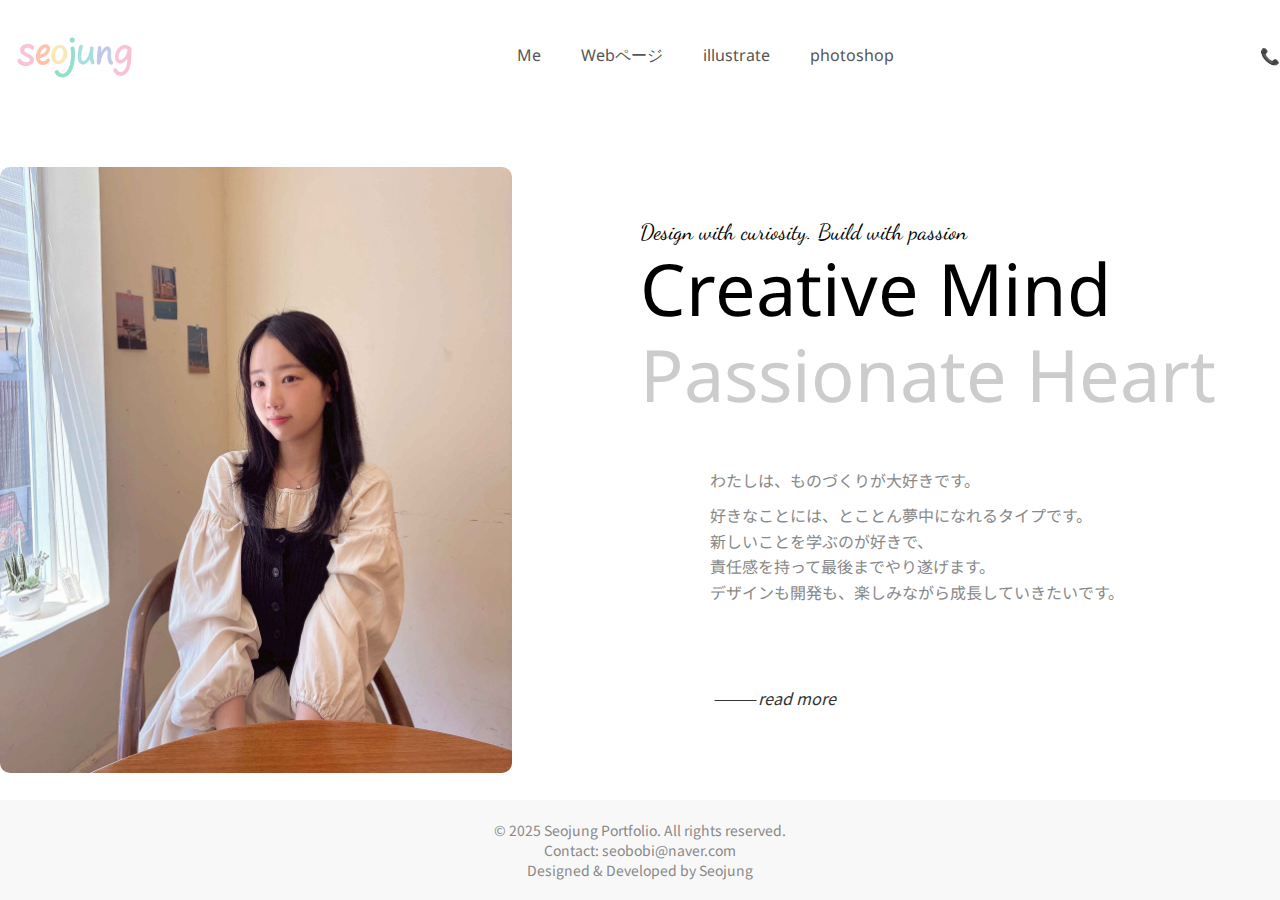
<file: index.html>
<!DOCTYPE html>
<html lang="ja">
<head>
    <meta charset="UTF-8">
    <meta name="viewport" content="width=device-width, initial-scale=1.0">
    <title>kim_seojung</title>
    <link rel="stylesheet" href="css/main.css">
    <script src="js/script.js"></script>
</head>
<body>
    <div class="wrap">
        <!-- haeder -->
        <div class="header">
            <h1 class="logo"><a href="index.html"><img src="img/logo1.png"></a></h1>
            <div class="hamburger" onclick="toggleMenu()">☰</div>
            <div class="menulist en">
                <div class="gnb"><a href="me.html">Me</a></div>
                <div class="gnb"><a href="webpage.html">Webページ</a></div>
                <div class="gnb"><a href="illust.html">illustrate</a></div>
                <div class="gnb"><a href="photoshop.html">photoshop</a></div>
            </div>
            <div class="icon">
                <a href="#"><div class="phone-icon" onclick="togglePhone()">📞</div></a>
                <div class="phone-popup" id="phonePopup">
                <p>📱 070-8454-5098</p>
                </div>
            </div>
        </div>
        <!-- main -->
        <div class="main">
            <div class="photo"><img src="img/KakaoTalk_20250723_162729144.jpg"></div>
            <div class="maintxt">
                <div class="maintxtenglish en_s">Design with curiosity. Build with passion</div>
                <div class="bigfont en">Creative Mind<br>
                                        <span class="gray">Passionate Heart</span></div>
                <div class="smallfont"><b><span class="sita">わたしは、ものづくりが大好きです。</span></b><br>

                    <b>好きなことには、とことん夢中になれるタイプです。<br>
                    新しいことを学ぶのが好きで、<br>
                    責任感を持って最後までやり遂げます。<br>
                    デザインも開発も、楽しみながら成長していきたいです。</b></div>
                <div class="smallfont"><a href="me.html" class="moreBtn">read more</a></div>
            </div>
        </div>
        <!-- footer -->
         <footer class="footer">
            <p>&copy; 2025 Seojung Portfolio. All rights reserved.</p>
            <p>Contact: seobobi@naver.com</p>
            <p>Designed & Developed by Seojung</p>
        </footer>

    </div>
</body>
</html>
</file>
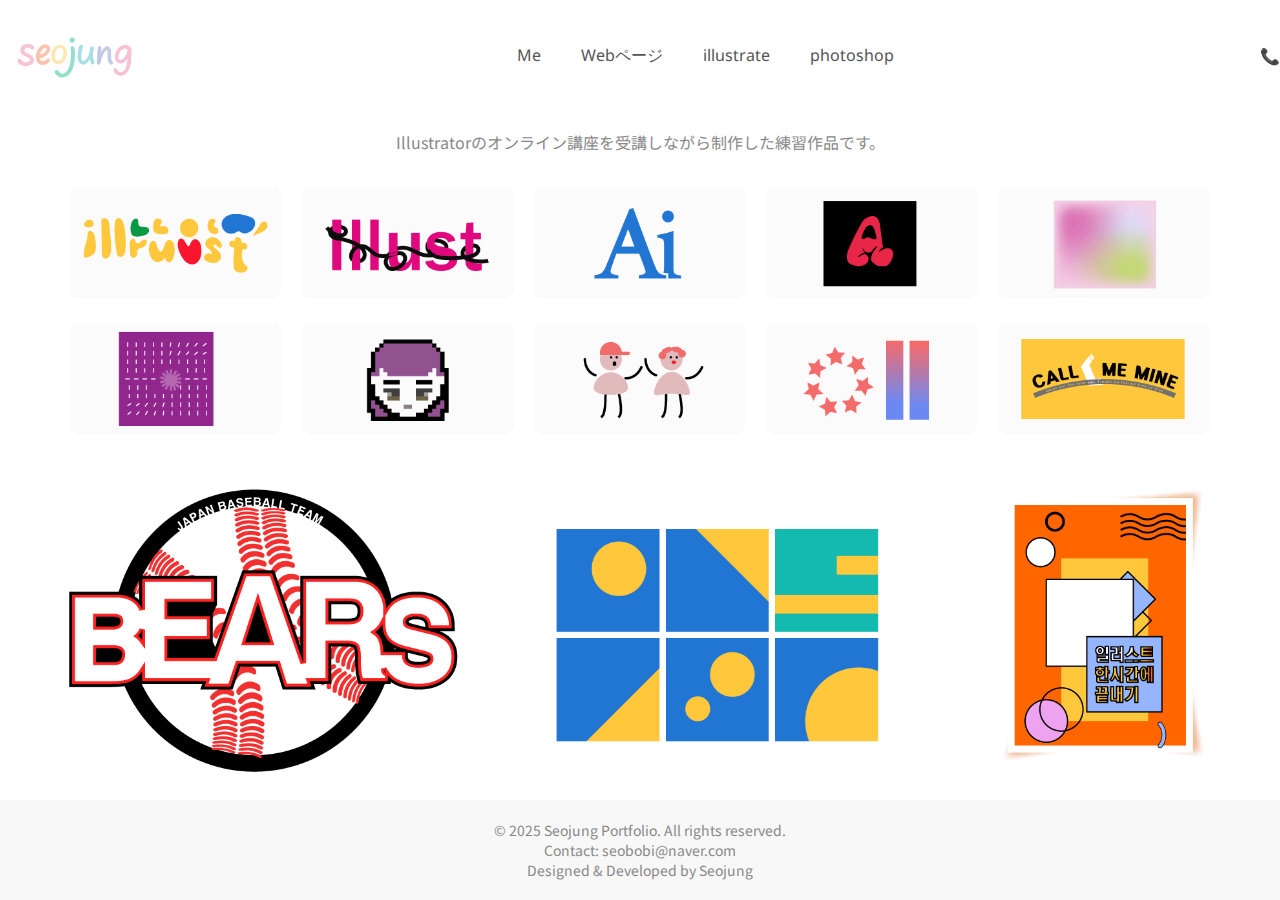
<file: illust.html>
<!DOCTYPE html>
<html lang="ja">
<head>
    <meta charset="UTF-8">
    <meta name="viewport" content="width=device-width, initial-scale=1.0">
    <title>kim_seojung</title>
    <link rel="stylesheet" href="css/main.css">
    <script src="js/script.js"></script>
</head>
<body>
    <div class="wrap">
        <!-- haeder -->
        <div class="header">
            <h1 class="logo"><a href="index.html"><img src="img/logo1.png"></a></h1>
            <div class="hamburger" onclick="toggleMenu()">☰</div>
            <div class="menulist en">
                <div class="gnb"><a href="me.html">Me</a></div>
                <div class="gnb"><a href="webpage.html">Webページ</a></div>
                <div class="gnb"><a href="illust.html">illustrate</a></div>
                <div class="gnb"><a href="photoshop.html">photoshop</a></div>
            </div>
            <div class="icon">
                <a href="#"><div class="phone-icon" onclick="togglePhone()">📞</div></a>
                <div class="phone-popup" id="phonePopup">
                <p>📱 070-8454-5098</p>
                </div>
            </div>
        </div>
        <!-- main -->
         <div class="illustwrap">
            <div class="illufont">Illustratorのオンライン講座を受講しながら制作した練習作品です。</div>
            <div class="illuphoto"><img src="img/illuimg.png"></div>
        </div>
    <!-- footer -->
         <footer class="footer">
            <p>&copy; 2025 Seojung Portfolio. All rights reserved.</p>
            <p>Contact: seobobi@naver.com</p>
            <p>Designed & Developed by Seojung</p>
        </footer>

    </div>
</body>
</html>
</file>
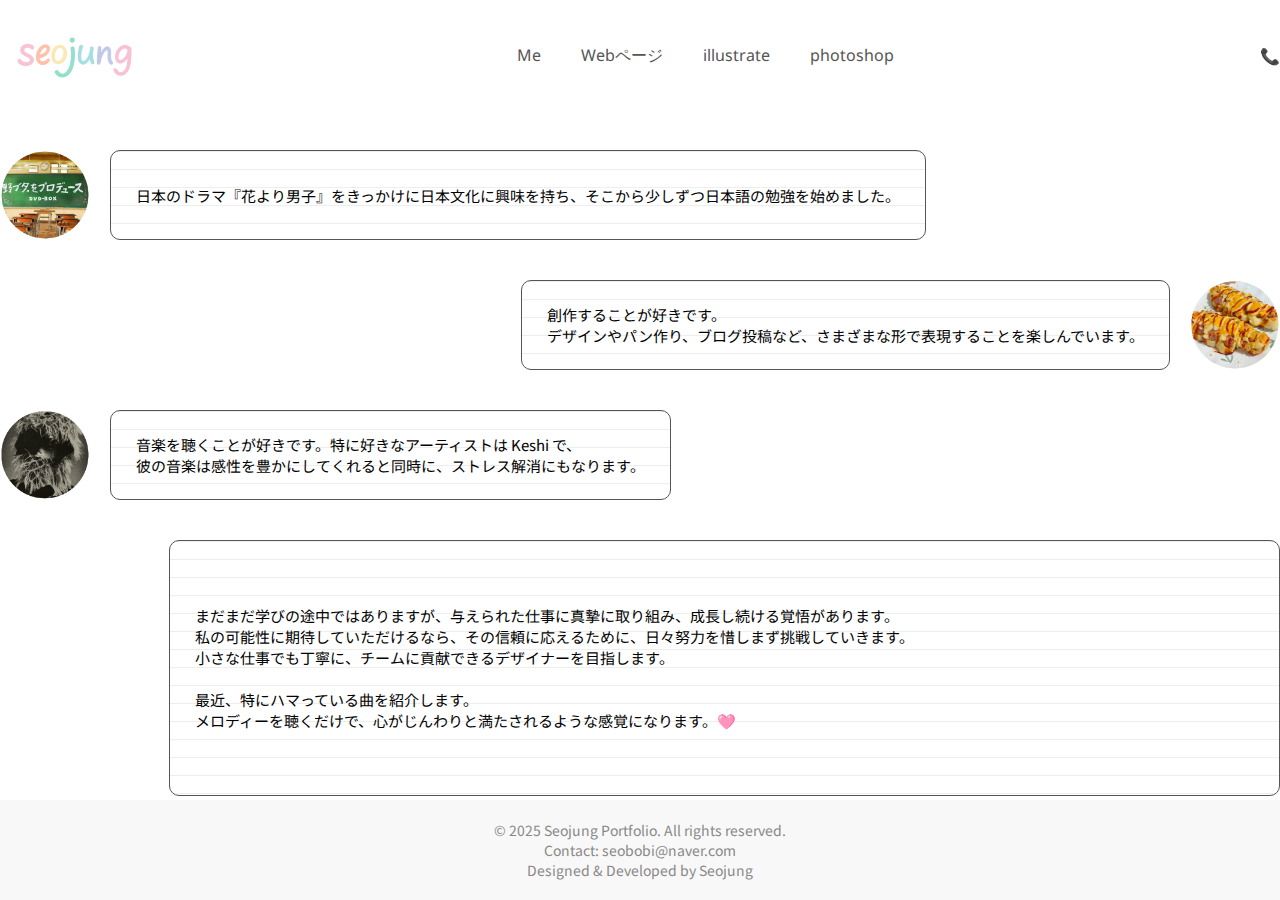
<file: me.html>
<!DOCTYPE html>
<html lang="ja">
<head>
    <meta charset="UTF-8">
    <meta name="viewport" content="width=device-width, initial-scale=1.0">
    <title>kim_seojung</title>
    <link rel="stylesheet" href="css/main.css">
    <script src="js/script.js"></script>
</head>
<body>
    <div class="wrap">
        <!-- haeder -->
        <div class="header">
            <h1 class="logo"><a href="index.html"><img src="img/logo1.png"></a></h1>
            <div class="hamburger" onclick="toggleMenu()">☰</div>
            <div class="menulist en">
                <div class="gnb"><a href="me.html">Me</a></div>
                <div class="gnb"><a href="webpage.html">Webページ</a></div>
                <div class="gnb"><a href="illust.html">illustrate</a></div>
                <div class="gnb"><a href="photoshop.html">photoshop</a></div>
            </div>
            <div class="icon">
                <a href="#"><div class="phone-icon" onclick="togglePhone()">📞</div></a>
                <div class="phone-popup" id="phonePopup">
                <p>📱 070-8454-5098</p>
                </div>
            </div>
        </div>
        <!-- main -->
        <div class="mepage">
            <div class="mepageinner">
                <div class="meimg"><img src="img/nobuta.png"></div>
                <div class="mefont">日本のドラマ『花より男子』をきっかけに日本文化に興味を持ち、そこから少しずつ日本語の勉強を始めました。</div>
            </div>
            <div class="mepageinnerright">
                
                <div class="mefont">創作することが好きです。<br>
                    デザインやパン作り、ブログ投稿など、さまざまな形で表現することを楽しんでいます。</div>
                <div class="meimg"><img src="img/pizza.png"></div>
            </div>
            <div class="mepageinner">
                <div class="meimg"><img src="img/keshi.png"></div>
                <div class="mefont">音楽を聴くことが好きです。特に好きなアーティストは Keshi で、<br>
                    彼の音楽は感性を豊かにしてくれると同時に、ストレス解消にもなります。</div>
            </div>
            <div class="mepageinnerright-you">
                
                <div class="mefont-you">
                    <div>
                        まだまだ学びの途中ではありますが、与えられた仕事に真摯に取り組み、成長し続ける覚悟があります。<br>
                        私の可能性に期待していただけるなら、その信頼に応えるために、日々努力を惜しまず挑戦していきます。<br>
                        小さな仕事でも丁寧に、チームに貢献できるデザイナーを目指します。<br>
                        <br>
                        最近、特にハマっている曲を紹介します。<br>
                        メロディーを聴くだけで、心がじんわりと満たされるような感覚になります。🩷</div>
                    <div class="youtube-wrap"><iframe width="auto" height="200" src="https://www.youtube.com/embed/vfyqAkT4uDU?si=a6SORP_naBMBzpzy" title="YouTube video player" frameborder="0" allow="accelerometer; autoplay; clipboard-write; encrypted-media; gyroscope; picture-in-picture; web-share" referrerpolicy="strict-origin-when-cross-origin" allowfullscreen></iframe>
                    </div>
                </div>    
            </div>
        </div>
        <!-- footer -->
         <footer class="footer">
            <p>&copy; 2025 Seojung Portfolio. All rights reserved.</p>
            <p>Contact: seobobi@naver.com</p>
            <p>Designed & Developed by Seojung</p>
        </footer>

    </div>
</body>
</html>
</file>
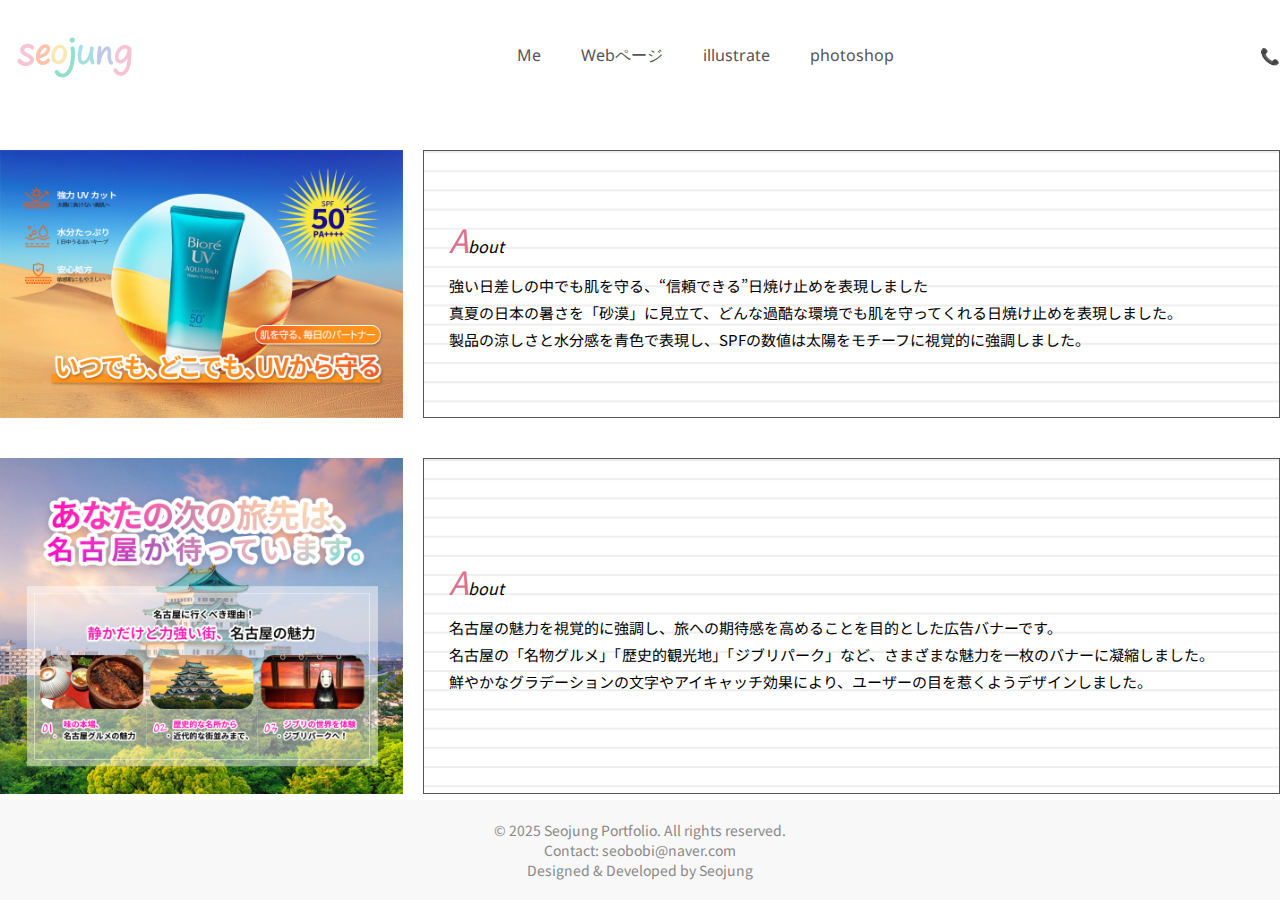
<file: photoshop.html>
<!DOCTYPE html>
<html lang="ja">
<head>
    <meta charset="UTF-8">
    <meta name="viewport" content="width=device-width, initial-scale=1.0">
    <title>kim_seojung</title>
    <link rel="stylesheet" href="css/main.css">
    <script src="js/script.js"></script>
</head>
<body>
    <div class="wrap">
        <!-- haeder -->
        <div class="header">
            <h1 class="logo"><a href="index.html"><img src="img/logo1.png"></a></h1>
            <div class="hamburger" onclick="toggleMenu()">☰</div>
            <div class="menulist en">
                <div class="gnb"><a href="me.html">Me</a></div>
                <div class="gnb"><a href="webpage.html">Webページ</a></div>
                <div class="gnb"><a href="illust.html">illustrate</a></div>
                <div class="gnb"><a href="photoshop.html">photoshop</a></div>
            </div>
            <div class="icon">
                <a href="#"><div class="phone-icon" onclick="togglePhone()">📞</div></a>
                <div class="phone-popup" id="phonePopup">
                <p>📱 070-8454-5098</p>
                </div>
            </div>
        </div>
        <!-- main -->
        <div class="wrap2">
            <div class="photowrap">
                <div class="photoimg"><img src="img/suncream.png"></div> 
                <div class="photoimgfont">  
                    <div class="phototext">
                        <span class="about">About</span>
                        <p>強い日差しの中でも肌を守る、“信頼できる”日焼け止めを表現しました<br>
                        真夏の日本の暑さを「砂漠」に見立て、どんな過酷な環境でも肌を守ってくれる日焼け止めを表現しました。<br>
                        製品の涼しさと水分感を青色で表現し、SPFの数値は太陽をモチーフに視覚的に強調しました。
                        </p>
                    </div>
                </div>
            </div>
             <div class="photowrap">
                <div class="photoimg"><img src="img/nagoya.png"></div> 
                <div class="photoimgfont">  
                    <div class="phototext">
                        <span class="about">About</span>
                        <p>名古屋の魅力を視覚的に強調し、旅への期待感を高めることを目的とした広告バナーです。<br>
                        名古屋の「名物グルメ」「歴史的観光地」「ジブリパーク」など、さまざまな魅力を一枚のバナーに凝縮しました。<br>
                        鮮やかなグラデーションの文字やアイキャッチ効果により、ユーザーの目を惹くようデザインしました。
                        
                        </p>
                    </div>
                </div>
            </div>
        </div>
    <!-- footer -->
         <footer class="footer">
            <p>&copy; 2025 Seojung Portfolio. All rights reserved.</p>
            <p>Contact: seobobi@naver.com</p>
            <p>Designed & Developed by Seojung</p>
        </footer>

    </div>
</body>
</html>
</file>
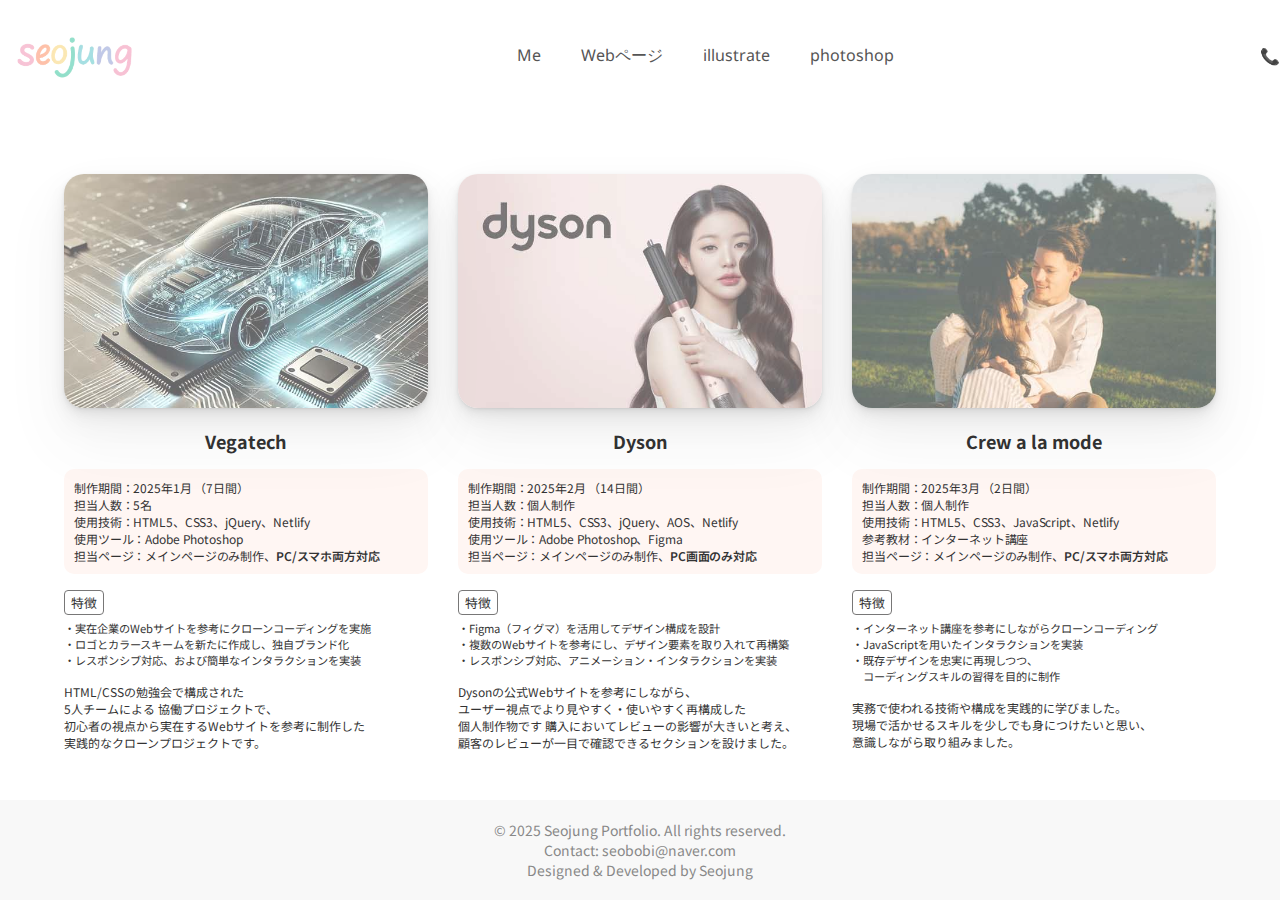
<file: webpage.html>
<!DOCTYPE html>
<html lang="ja">
<head>
    <meta charset="UTF-8">
    <meta name="viewport" content="width=device-width, initial-scale=1.0">
    <title>kim_seojung</title>
    <link rel="stylesheet" href="css/main.css">
    <script src="js/script.js"></script>
</head>
<body>
    <div class="wrap">
        <!-- haeder -->
        <div class="header">
            <h1 class="logo"><a href="index.html"><img src="img/logo1.png"></a></h1>
            <div class="hamburger" onclick="toggleMenu()">☰</div>
            <div class="menulist en">
                <div class="gnb"><a href="me.html">Me</a></div>
                <div class="gnb"><a href="webpage.html">Webページ</a></div>
                <div class="gnb"><a href="illust.html">illustrate</a></div>
                <div class="gnb"><a href="photoshop.html">photoshop</a></div>
            </div>
            <div class="icon"> 
                <a href="#"><div class="phone-icon" onclick="togglePhone()">📞</div></a>
                <div class="phone-popup" id="phonePopup">
                <p>📱 070-8454-5098</p>
                </div>
            </div>
        </div>

        <!-- main -->
        <div class="webwrap">
            <div class="webinner">
                <!-- 베가텍 -->
                <div class="webimg"><a href="https://seojung-vegatech.netlify.app/" target="_blank" rel="noopener noreferrer"><img src="img/vegatech.jpg"></a>
                    <div class="webtxt">Vegatech</div>
                    <!-- <div><p class="webtxt-title">産業ブランドWebサイト クローンリデザイン</p></div> -->
                    <div><p class="webtxt-info">制作期間：2025年1月 （7日間） <br>
                        担当人数：5名  <br>
                        使用技術：HTML5、CSS3、jQuery、Netlify  <br>
                        使用ツール：Adobe Photoshop  <br> 
                        担当ページ：メインページのみ制作、<span class="sfb">PC/スマホ両方対応</span></p>
                        
                        <p class="icotoku">特徴</p>
                        <p class="smaallfont">
                        ・実在企業のWebサイトを参考にクローンコーディングを実施  <br>
                        ・ロゴとカラースキームを新たに作成し、独自ブランド化  <br>
                        ・レスポンシブ対応、および簡単なインタラクションを実装<br>
                        </p>

                        <p class="webtxt-info2">
                        HTML/CSSの勉強会で構成された<br>5人チームによる 協働プロジェクトで、 
                        <br>初心者の視点から実在するWebサイトを参考に制作した<br>実践的なクローンプロジェクトです。</p>
                    </div>
                </div>
                <!-- 다이슨 -->
                <div class="webimg"><a href="https://sjdyson.netlify.app/" target="_blank" rel="noopener noreferrer"><img src="img/dyson.jpg"></a>
                    <div class="webtxt">Dyson</div>
                    <!-- <div><p class="webtxt-title">産業ブランドWebサイト クローンリデザイン</p></div> -->
                    <div><p class="webtxt-info">制作期間：2025年2月 （14日間） <br>
                        担当人数：個人制作  <br>
                        使用技術：HTML5、CSS3、jQuery、AOS、Netlify  <br>
                        使用ツール：Adobe Photoshop、Figma  <br> 
                        担当ページ：メインページのみ制作、<span class="sfb">PC画面のみ対応</span></p>
                        
                        <p class="icotoku">特徴</p>
                        <p class="smaallfont">
                        ・Figma（フィグマ）を活用してデザイン構成を設計  <br>
                        ・複数のWebサイトを参考にし、デザイン要素を取り入れて再構築  <br>
                        ・レスポンシブ対応、アニメーション・インタラクションを実装<br>
                        </p>

                        <p class="webtxt-info2">
                        Dysonの公式Webサイトを参考にしながら、<br>ユーザー視点でより見やすく・使いやすく再構成した<br>個人制作物です
                        購入においてレビューの影響が大きいと考え、<br>顧客のレビューが一目で確認できるセクションを設けました。
                    </div>
                </div>
                <!-- 크루어라모드 -->
                <div class="webimg"><a href="https://site0325.netlify.app/" target="_blank" rel="noopener noreferrer"><img src="img/크루얼라.jpg"></a>
                    <div class="webtxt">Crew a la mode</div>
                    <div><p class="webtxt-info">制作期間：2025年3月 （2日間） <br>
                        担当人数：個人制作  <br>
                        使用技術：HTML5、CSS3、JavaScript、Netlify  <br>
                        参考教材：インターネット講座<br>
                        担当ページ：メインページのみ制作、<span class="sfb">PC/スマホ両方対応</span></p>
                        
                        <p class="icotoku">特徴</p>
                        <p class="smaallfont">
                        ・インターネット講座を参考にしながらクローンコーディング  <br>
                        ・JavaScriptを用いたインタラクションを実装  <br>
                        ・既存デザインを忠実に再現しつつ、<br>　コーディングスキルの習得を目的に制作<br>
                        </p>

                        <p class="webtxt-info2">
                        実務で使われる技術や構成を実践的に学びました。
                        <br>現場で活かせるスキルを少しでも身につけたいと思い、 <br>意識しながら取り組みました。</p>
                    </div>
                </div>
            </div>
        </div>
    <!-- footer -->
         <footer class="footer">
            <p>&copy; 2025 Seojung Portfolio. All rights reserved.</p>
            <p>Contact: seobobi@naver.com</p>
            <p>Designed & Developed by Seojung</p>
        </footer>

    </div>
</body>
</html>
</file>
<file: css/main.css>
@charset "utf-8";

@import url('https://fonts.googleapis.com/css2?family=Dancing+Script&family=Noto+Sans+JP&family=Noto+Sans:ital@0;1&display=swap');

/*reset*/
* {margin: 0;padding: 0;}
* html, body, div, span, applet, object, iframe, h1, h2, h3, h4, h5, h6, p, blockquote, pre, a, abbr, acronym, address, big, cite, code, del, dfn, em, font, img, ins, kbd, q, s, samp, small, strike, strong, sub, sup, tt, var, b, u, i, center, dl, dt, dd, ol, ul, li, fieldset, form, label, legend, table, tbody, tfoot, thead, tr, th, td{margin:0;padding:0;}
h1, h2, h3, h4, h5, h6 {font-weight: 700; font-size: inherit;}
a {color: inherit; text-decoration: inherit;}
img {vertical-align: middle;}
a img {border: none;}
li {list-style: none;}
address, em, i {font-style: normal;} 

html, body{ height: 100%; margin: 0; overflow-x: hidden;}
html{overflow-y: scroll;}

/* layout */
body{font-family: "Noto Sans JP", sans-serif;}
.en{font-family: "Noto Sans", sans-serif;}
.en_s{font-family: "Dancing Script", cursive;}

.wrap{min-height: 100vh;
  display: flex;
  flex-direction: column; }

.header{width: 100%; max-width: 1280px; margin: 0 auto; display: flex; justify-content: space-between; height: 110px; align-items: center; 
}
.header .menulist{display: flex; gap: 60px;}
.header .icon{display: flex; gap: 50px;}
.header .logo{font-size: 30px; width: 150px;}
.main .photo img{border-radius: 10px;}
.header .logo img{width: 100%; }
/* 기본 데스크탑용 메뉴 */
.header .menulist {
  display: flex;
  gap: 40px;
}

/* 햄버거 pc에서 안보이게 */
.hamburger {
  display: none;
}


.main{max-width: 1280px; margin-left: auto; margin-right: auto; margin-top: 30px; display: flex; align-items: center; flex: 1;}
.main .photo{flex: 0 0 40%;}
.main .photo img{width: 100%; display: block;}
.maintxt{flex: 1; padding-left: 10%;}

.menulist .gnb a{color: #555; position: relative; display: inline-block; line-height: 1; padding-bottom: 4px; text-decoration: none;}
.menulist .gnb a::after{content: '';
  position: absolute;
  left: 0;
  bottom: 0;
  width: 0%;
  height: 2px;
  background: #555;
  transition: width 0.3s ease;
}

.menulist .gnb a:hover::after {width: 100%;}

.bigfont {font-size: 72px; line-height: 1.2; font-weight: normal;}
.en_s{font-size: 22px; font-weight: normal;}
.gray{color: #cccccc;}
.smallfont {color: #888; line-height: 1.6; margin-bottom: 10px; padding: 50px 0px 0px 70px;} 
.smallfont b{font-weight: normal;}
.smallfont .sita{display: inline-block; margin-bottom: 10px;}
.moreBtn{display: inline-block; color: #333; position: relative; padding-left: 45px;
margin-top: 20px; transform: skewX(-15deg) translateX(5px); transition: all 0.15s;}
.moreBtn:before{content: ''; width: 42px; height: 1px; background: #333; position: absolute; left: 0; top: 54%;}
.moreBtn:hover, .moreBtn:focus{transform: skewX(0deg) translateX(0px); font-weight: bold;}


/* webpage */
.webwrap{max-width: 1280px; margin-left: auto; margin-right: auto; margin-top: 30px; display: flex; align-items: center; flex: 1;}

.webinner{display: flex; flex-wrap: wrap; justify-content: space-between; gap: 30px; max-width: 1280px;  margin: 0 auto; padding: 0 5vw;}
.webwrap .webimg{flex: 1 1 calc(33.333% - 20px); /* 3등분 - 여백 고려 */
  box-sizing: border-box; /* padding 포함한 너비 계산 */
  color: #333;}
.webwrap .webimg img{width: 100%; border-radius: 20px; opacity: 0.6;  box-shadow: rgba(0, 0, 0, 0.07) 0px 1px 2px, rgba(0, 0, 0, 0.07) 0px 2px 4px, rgba(0, 0, 0, 0.07) 0px 4px 8px, rgba(0, 0, 0, 0.07) 0px 8px 16px, rgba(0, 0, 0, 0.07) 0px 16px 32px, rgba(0, 0, 0, 0.07) 0px 32px 64px;}
.webwrap .webimg img:hover {opacity: 1; transition: opacity 0.3s ease;}
.webtxt {text-align: center; font-size: 18px; margin-top: 10px; font-weight: bold; margin-bottom: 10px; margin-top: 20px;}
.icotoku{border: 1px solid #787777; display: inline-block; border-radius: 4px; padding: 2px 6px; font-size: 80%; margin-bottom: 5px; }
.webtxt-title{ background-color: rgb(251, 251, 252); border-radius: 2px; padding: 4px 8px; display: inline-block; margin: 15px 10px 0 0; }
.webtxt-info{font-size: 75%; margin: 15px 0; letter-spacing: -0.01em; background-color: #fff6f3; border-radius: 10px; padding: 10px 10px;}
.webimg .smaallfont{font-size: 70%;}
.webtxt-info2{font-size: 75%; margin: 15px 0;}
.sfb{font-weight: 600;}

/* me */
.mepageinner{
    display: flex;
  max-width: 1280px;
  margin: 0 auto;
  gap: 20px;
  margin-top: 20px;
  padding-top: 20px;
}

.mepageinnerright{
    display: flex;
    justify-content: end;
  max-width: 1280px;
  margin: 0 auto;
  gap: 20px;
  margin-top: 20px;
  padding-top: 20px;
}
.mepageinnerright-you{
    display: flex;
    justify-content: end;
  max-width: 1280px;
  margin: 0 auto;
  margin-top: 20px;
  padding-top: 20px;
}
.meimg {
  width: 90px;
}

.meimg img {
  width: 100%;
  height: auto;
  display: block;
}
.mefont {
  display: flex;
  align-items: center;       /* 세로 가운데 */
  justify-content: flex-start;
  padding: 0 25px;
  border: 1px solid #555555;
  border-radius: 10px;
  background-color: #fff;
    background-image:
    linear-gradient(#eee .1em, transparent .1em);
    background-size: 100% 1.2em;
  font-size: 15px;  
}

.mefont-you {
  display: flex;
  align-items: center;       /* 세로 가운데 */
  justify-content: flex-start;
  padding: 25px 25px;
  border: 1px solid #555555;
  border-radius: 10px;
  gap: 40px;
  background-color: #fff;
    background-image:
    linear-gradient(#eee .1em, transparent .1em);
    background-size: 100% 1.2em;
  font-size: 15px;    
}


/* 전화기 */
.phone-popup {
  position: absolute;
  top: 60px; /* 적절한 위치 조절 */
  right: 20px;
  background: white;
  border: 1px solid #ddd;
  padding: 10px 20px;
  border-radius: 8px;
  box-shadow: 0 4px 10px rgba(0,0,0,0.1);
  display: none;
  z-index: 999;
  font-size: 14px;
}


/* illust */
.illustwrap{max-width: 1280px; margin-left: auto; margin-right: auto; flex: 1;}
.illuphoto{
  display: flex;
  flex-wrap: wrap;
  justify-content: center; /* 가로 중앙 정렬 */}
.illuphoto img{width: 95%; display: block;}
.illufont{text-align: center; margin-top: 20px; font-size: 16px; color: #888888;}

/* photoshop */
.photowrap {
  max-width: 1280px;
  margin: 0 auto;
  display: flex;
  gap: 20px;
  margin-top: 20px;
  padding-top: 20px;
}

.photoimg {
  flex: 1; /* 1/3 비율 */
}

.photoimg img {
  width: 100%;
  height: auto;
  display: block;
}

.photoimgfont {
  flex: 2;
  display: flex;
  align-items: center;       /* 세로 가운데 */
  justify-content: flex-start;
  padding: 0 25px;
  border: 1px solid #555555;
  background-color: #fff;
    background-image:
    linear-gradient(#eee .1em, transparent .1em);
    background-size: 100% 1.2em;
}

.phototext {
  display: flex;
  flex-direction: column;    /* 텍스트를 위에서 아래로 */
  gap: 10px;                 /* 줄 간 간격 */
}

.phototext p{line-height: 1.8; font-size: 15px;}

.phototext .about{
    font-style: italic;
}

.phototext .about::first-letter {
  font-size: 200%; color: palevioletred; }


/* footer */
.footer {
  text-align: center;
  font-size: 14px;
  color: #888;
  padding: 20px 10px;
  background-color: #f8f8f8;
  margin-top: auto;
}



/* 반응형 처리 */
@media screen and (max-width: 1024px) {
  .main {
    flex-direction: column;
    align-items: center;
    padding: 20px 5vw;
  }

  .main .photo,
  .maintxt {
    flex: 1 1 100%;
    text-align: center;
  }

  .bigfont {
    font-size: 36px;
  }

  .smallfont {
    font-size: 15px;
  }
}

@media screen and (max-width: 600px) {
  .bigfont {
    font-size: 28px;
    margin-top: 20px;
  }

  .maintxtenglish {
    font-size: 16px;
  }

  .maintxt{
    padding: 0;
  }

  .smallfont {
    font-size: 12px;
    padding: 0;
    margin-top: 20px;
  }

  .main {
    gap: 20px;
  }

  .moreBtn {
    font-size: 13px;
  }

}

/* 모바일 모드에서는 메뉴 숨기고 햄버거 표시 */
@media screen and (max-width: 768px) {
  .header {
    justify-content: space-between;
    padding: 10px 20px;
  }

  .hamburger {
    display: block;
    font-size: 28px;
    cursor: pointer;
  }

  .menulist {
    display: none;
    flex-direction: column;
    position: absolute;
    top: 60px;
    right: 20px;
    background: white;
    box-shadow: 0 4px 10px rgba(0,0,0,0.1);
    padding: 15px;
    border-radius: 10px;
  }

  .menulist.active {
    display: flex;
  }

  .webinner {
    flex-direction: column;
    align-items: center;
  }

  .webimg {
    width: 90%;
    max-width: 350px;
  }
  .webtxt-info{
    font-size: 70%;
  }
  .webimg .smaallfont {
    font-size: 60%;
    margin-bottom: 20px;
  }
  .webtxt-info2{
    font-size: 65%;
  }
  .illufont{font-size: 11px; margin-bottom: 30px;}

  .photowrap {
    display: flex;
    flex-direction: column;  /* 세로 정렬 */
    align-items: center;     /* 가운데 정렬 */
    text-align: center;      /* 텍스트도 가운데 정렬 */
    margin-bottom: 20px;
}
 .phototext {
  max-width: 90%;
  word-break: keep-all; /* 일본어, 한국어에 추천 */
}
 .phototext p{font-size: 13px; line-height: 1.8; word-break: break-word;   /* 강제 줄바꿈 허용 */
  white-space: normal;}

.photoimgfont{padding-right: 0;}

.mepage{margin: 40px 0;}
.mefont {
display: flex;
flex-direction: column; /* 세로 배치 */
align-items: center;     /* 가운데 정렬 */
gap: 20px;               /* 요소 사이 간격 */
line-height: 1.8;
padding: 20px;
font-size: 13px;
}


.mefont-you {
    display: flex;
    flex-direction: column; /* 요소들을 세로로 배치 */
    align-items: center;    /* 가운데 정렬 (선택사항) */
    text-align: center;     /* 텍스트도 가운데 정렬 */
    padding: 20px;
    line-height: 1.8;
    font-size: 14px;
  }

  .mefont-you div {
    width: 100%;
    max-width: 90%;        /* 내부 텍스트 박스 너비 제한 */
    word-break: break-word;
  }


  .youtube-wrap {
  position: relative;
  width: 100%;
  padding-bottom: 56.25%; /* 16:9 비율 */
  height: 0;
  overflow: hidden;
}

.youtube-wrap iframe {
  position: absolute;
  top: 0;
  left: 0;
  width: 100%;
  height: 100%;
}
}
</file>
